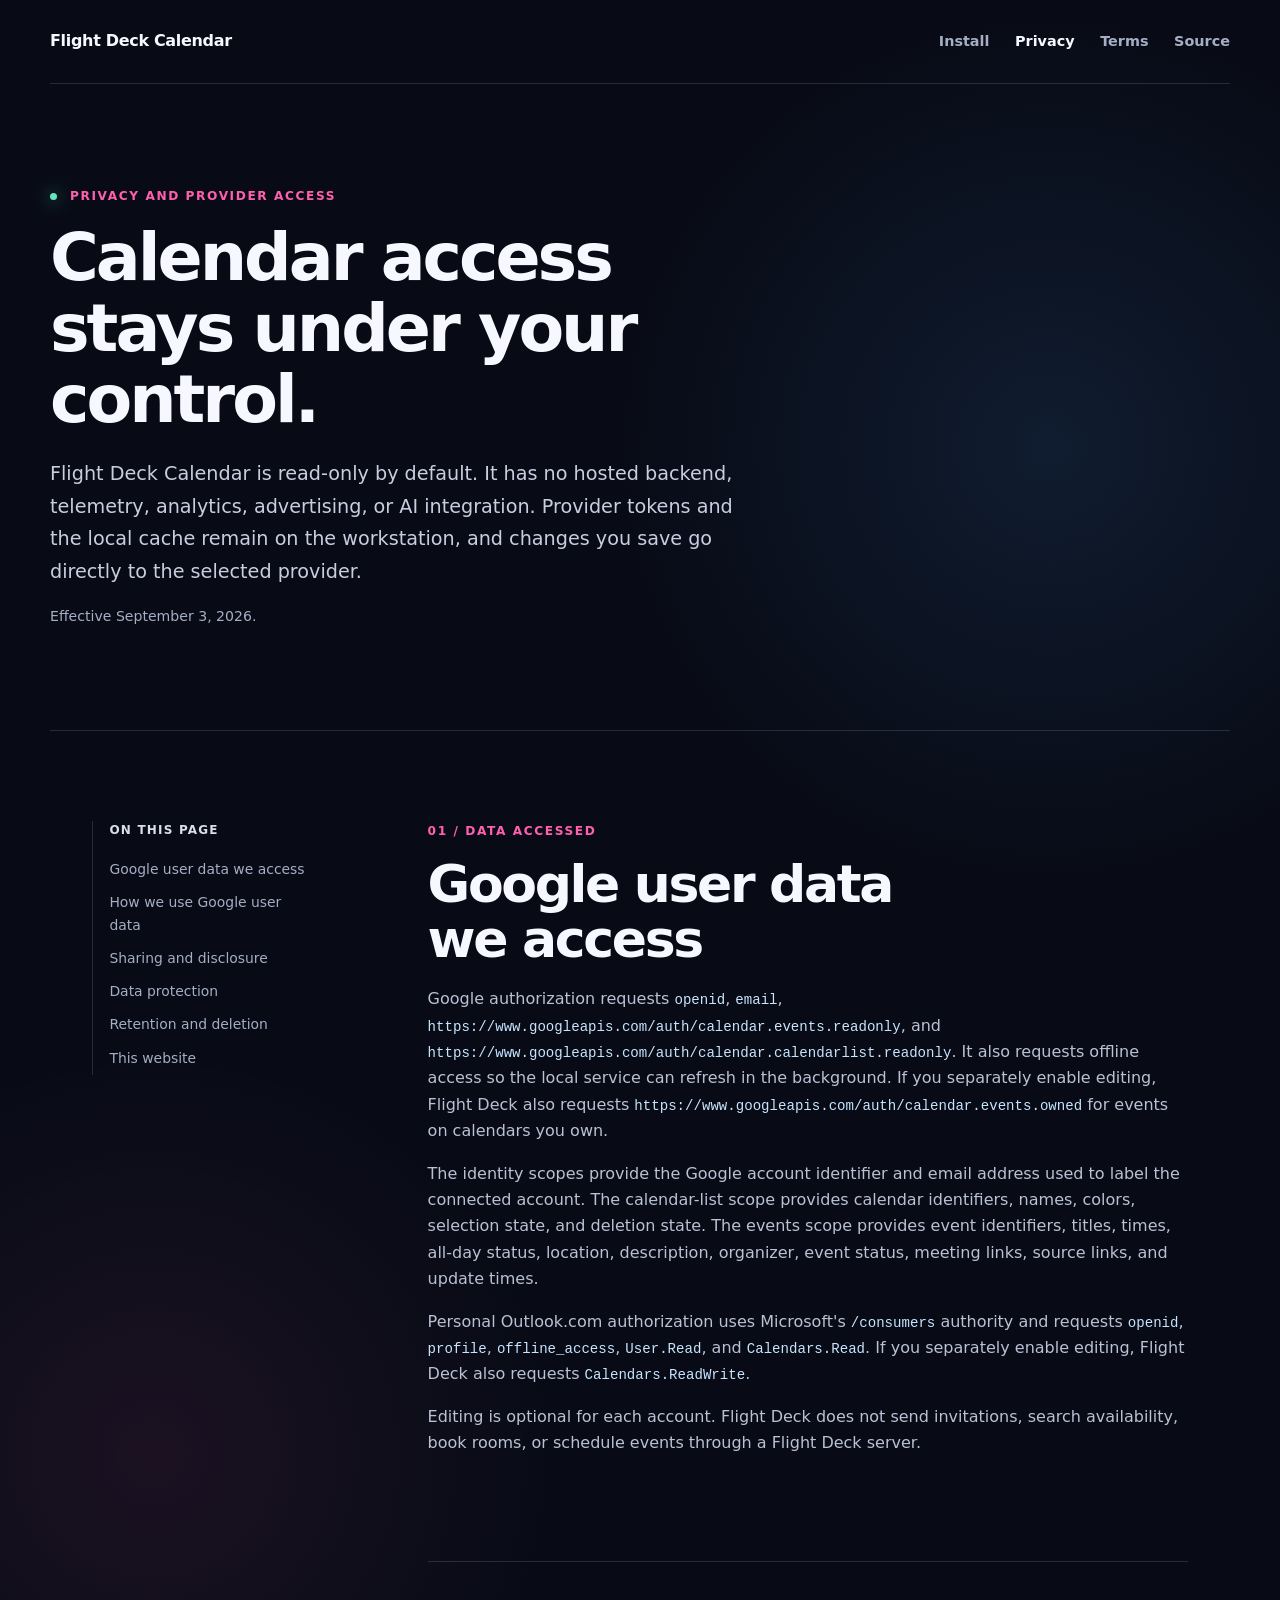
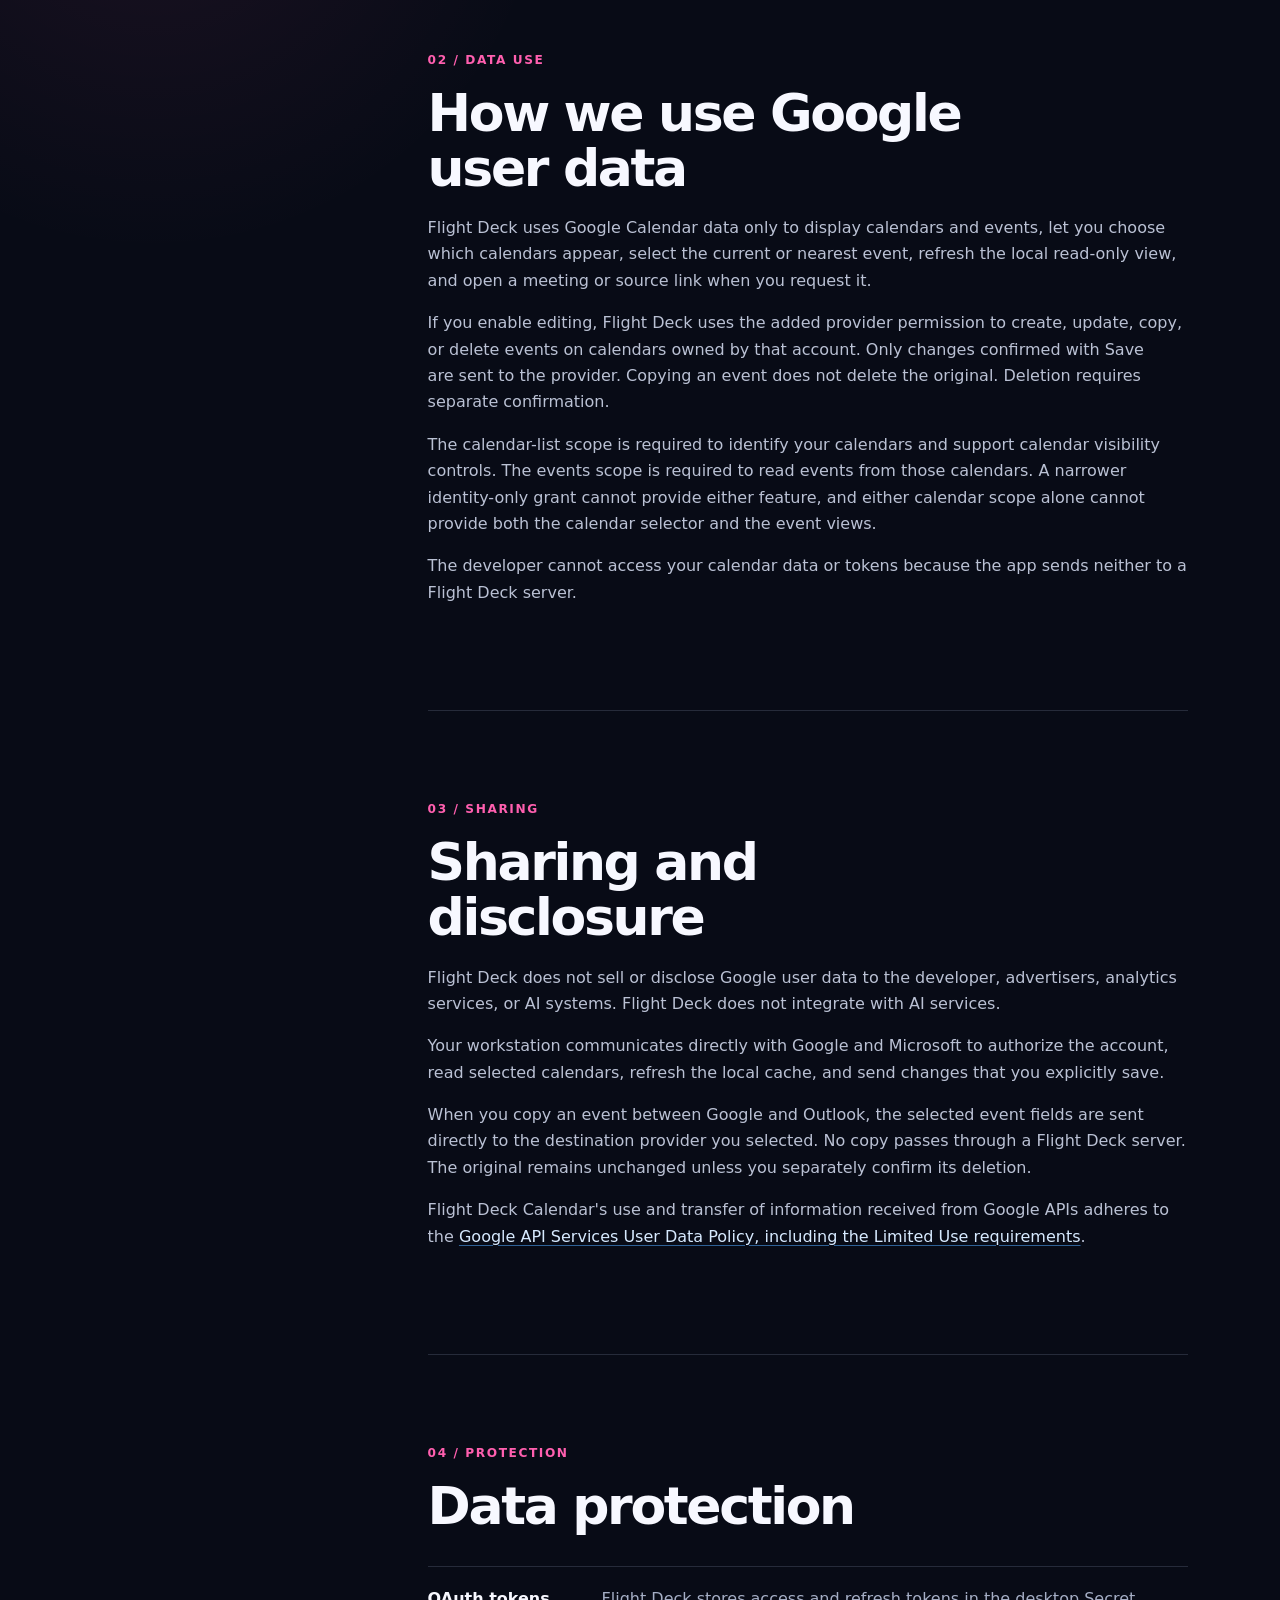
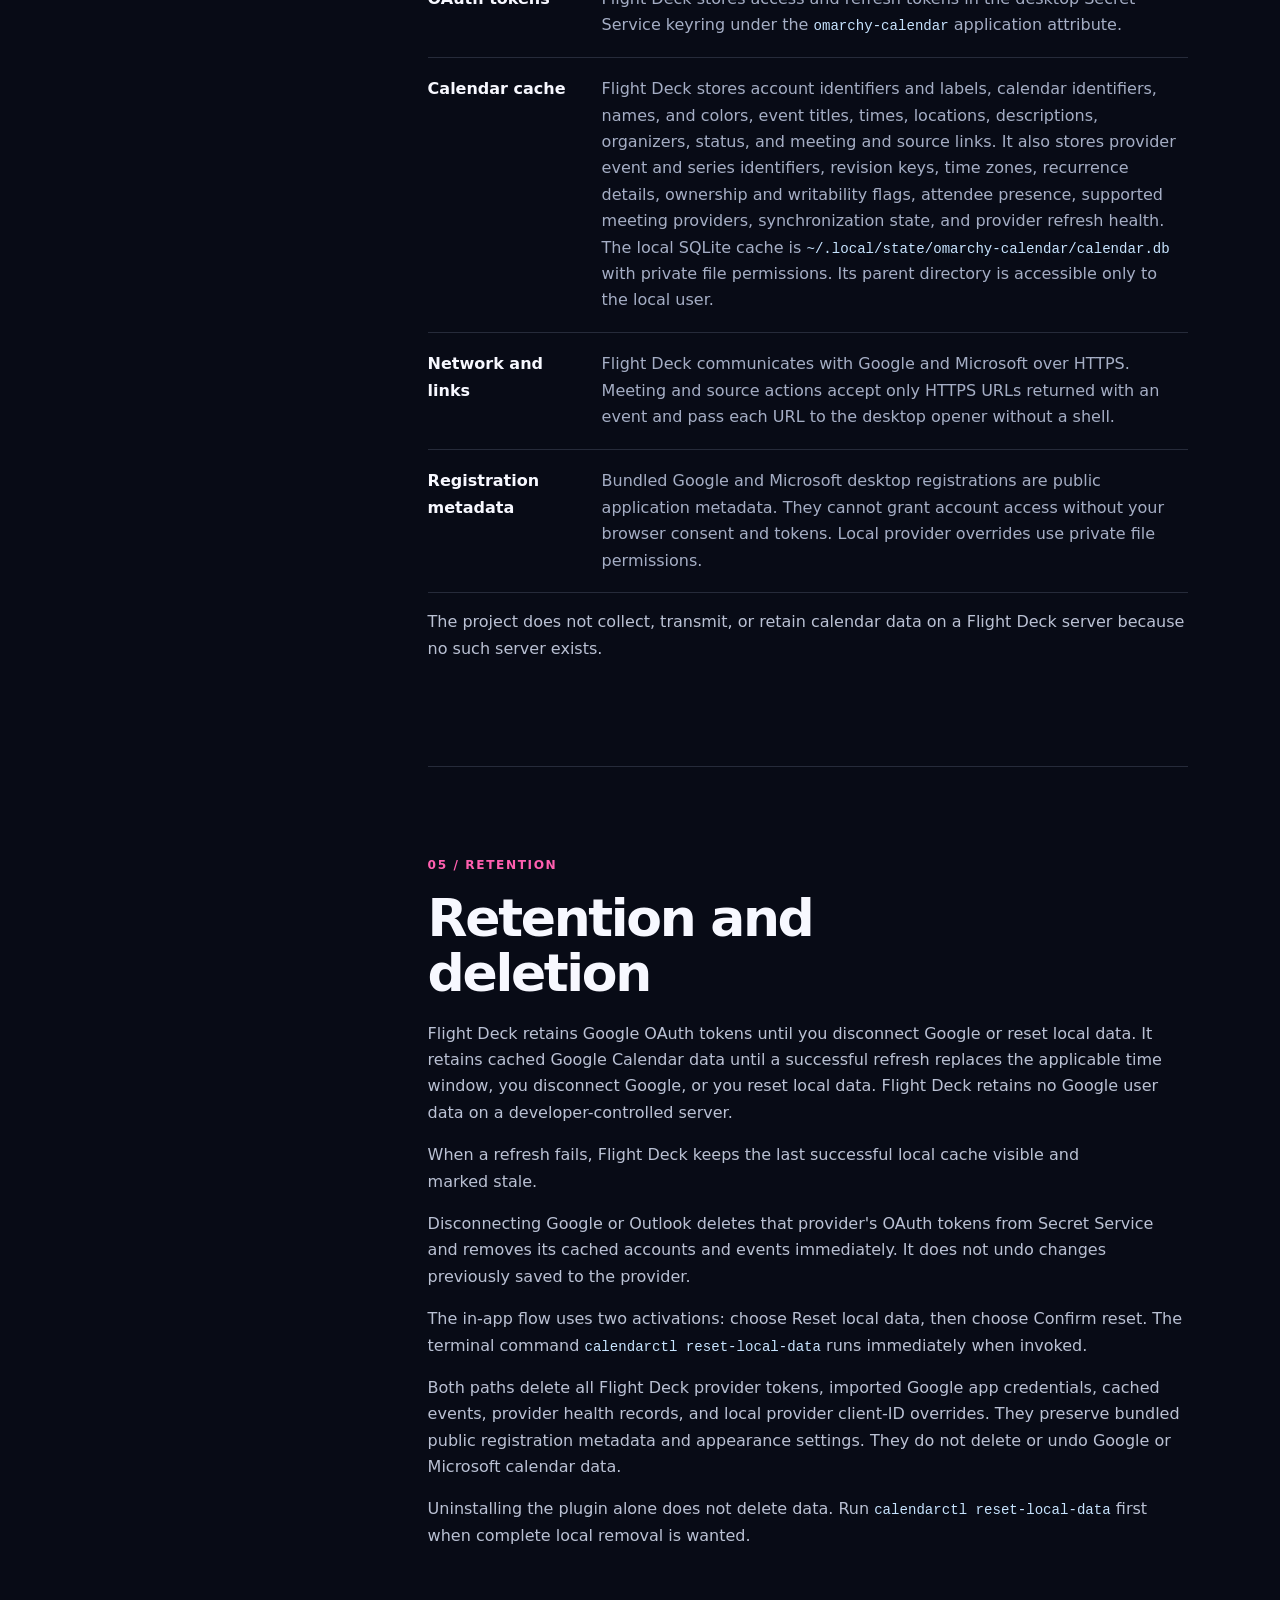
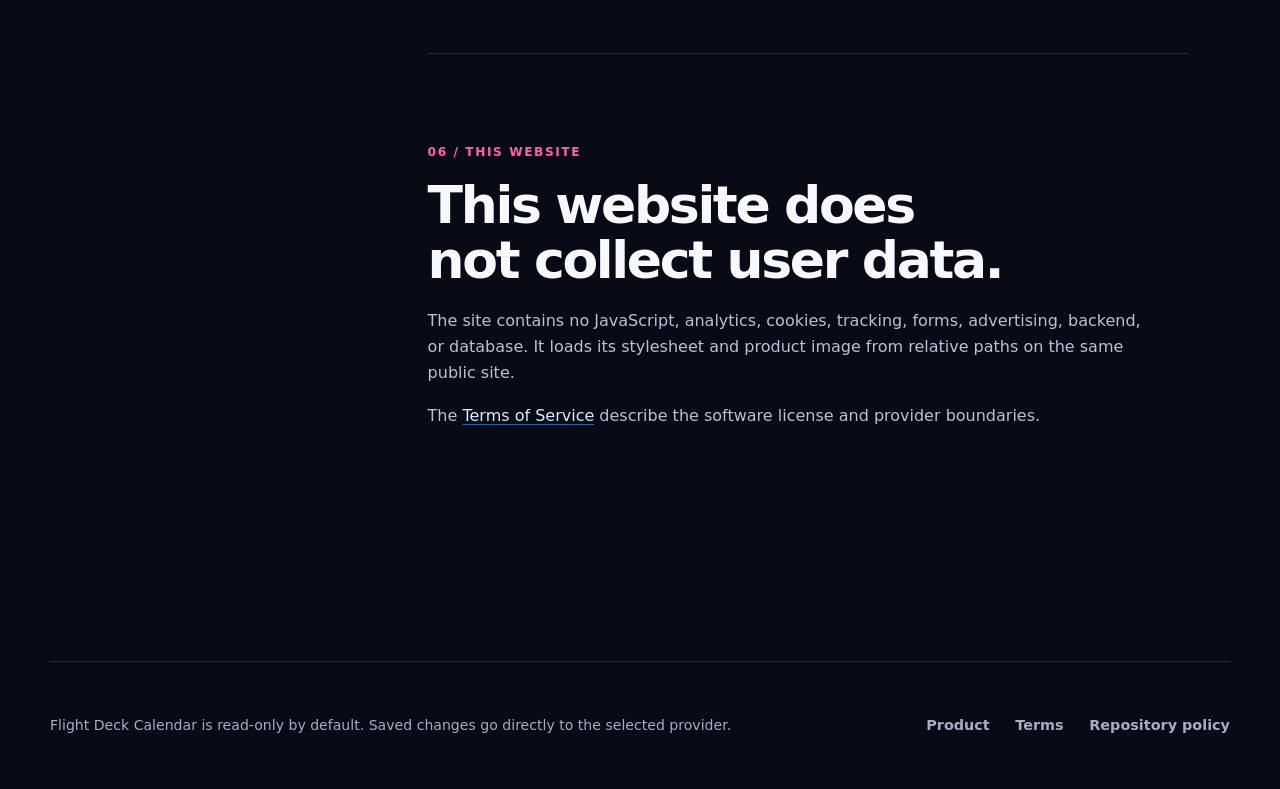
<file: site/privacy/index.html>
<!doctype html>
<!-- SPDX-License-Identifier: GPL-3.0-or-later -->
<html lang="en">
<head>
  <meta charset="utf-8">
  <meta name="viewport" content="width=device-width, initial-scale=1">
  <meta name="description" content="Flight Deck Calendar explains exactly how it accesses, uses, protects, retains, and deletes Google Calendar data.">
  <title>Privacy | Flight Deck Calendar</title>
  <link rel="stylesheet" href="../styles.css">
</head>
<body>
  <a class="skip-link" href="#main">Skip to content</a>

  <header class="site-header">
    <a class="brand" href="../" aria-label="Flight Deck Calendar home"><span>Flight Deck Calendar</span></a>
    <nav aria-label="Primary navigation">
      <a href="../#install">Install</a>
      <a href="./" aria-current="page">Privacy</a>
      <a href="../terms/">Terms</a>
      <a href="https://github.com/joryeugene/omarchy-calendar">Source</a>
    </nav>
  </header>

  <main id="main" class="privacy-main">
    <header class="privacy-hero shell">
      <p class="eyebrow"><span aria-hidden="true"></span> Privacy and provider access</p>
      <h1>Calendar access stays under your control.</h1>
      <p class="lede">Flight Deck Calendar is read-only by default. It has no hosted backend, telemetry, analytics, advertising, or AI integration. Provider tokens and the local cache remain on the workstation, and changes you save go directly to the selected provider.</p>
      <p class="policy-meta">Effective September 3, 2026.</p>
    </header>

    <div class="privacy-layout shell">
      <nav class="privacy-nav" aria-label="Privacy page sections">
        <p>On this page</p>
        <a href="#google-data">Google user data we access</a>
        <a href="#data-use">How we use Google user data</a>
        <a href="#sharing">Sharing and disclosure</a>
        <a href="#protection">Data protection</a>
        <a href="#retention">Retention and deletion</a>
        <a href="#website">This website</a>
      </nav>

      <div class="privacy-content">
        <section id="google-data" aria-labelledby="google-data-title">
          <p class="eyebrow">01 / Data accessed</p>
          <h2 id="google-data-title">Google user data we access</h2>
          <p>Google authorization requests <code>openid</code>, <code>email</code>, <code>https://www.googleapis.com/auth/calendar.events.readonly</code>, and <code>https://www.googleapis.com/auth/calendar.calendarlist.readonly</code>. It also requests offline access so the local service can refresh in the background. If you separately enable editing, Flight Deck also requests <code>https://www.googleapis.com/auth/calendar.events.owned</code> for events on calendars you own.</p>
          <p>The identity scopes provide the Google account identifier and email address used to label the connected account. The calendar-list scope provides calendar identifiers, names, colors, selection state, and deletion state. The events scope provides event identifiers, titles, times, all-day status, location, description, organizer, event status, meeting links, source links, and update times.</p>
          <p>Personal Outlook.com authorization uses Microsoft&apos;s <code>/consumers</code> authority and requests <code>openid</code>, <code>profile</code>, <code>offline_access</code>, <code>User.Read</code>, and <code>Calendars.Read</code>. If you separately enable editing, Flight Deck also requests <code>Calendars.ReadWrite</code>.</p>
          <p>Editing is optional for each account. Flight Deck does not send invitations, search availability, book rooms, or schedule events through a Flight Deck server.</p>
        </section>

        <section id="data-use" aria-labelledby="data-use-title">
          <p class="eyebrow">02 / Data use</p>
          <h2 id="data-use-title">How we use Google user data</h2>
          <p>Flight Deck uses Google Calendar data only to display calendars and events, let you choose which calendars appear, select the current or nearest event, refresh the local read-only view, and open a meeting or source link when you request it.</p>
          <p>If you enable editing, Flight Deck uses the added provider permission to create, update, copy, or delete events on calendars owned by that account. Only changes confirmed with Save are sent to the provider. Copying an event does not delete the original. Deletion requires separate confirmation.</p>
          <p>The calendar-list scope is required to identify your calendars and support calendar visibility controls. The events scope is required to read events from those calendars. A narrower identity-only grant cannot provide either feature, and either calendar scope alone cannot provide both the calendar selector and the event views.</p>
          <p>The developer cannot access your calendar data or tokens because the app sends neither to a Flight Deck server.</p>
        </section>

        <section id="sharing" aria-labelledby="sharing-title">
          <p class="eyebrow">03 / Sharing</p>
          <h2 id="sharing-title">Sharing and disclosure</h2>
          <p>Flight Deck does not sell or disclose Google user data to the developer, advertisers, analytics services, or AI systems. Flight Deck does not integrate with AI services.</p>
          <p>Your workstation communicates directly with Google and Microsoft to authorize the account, read selected calendars, refresh the local cache, and send changes that you explicitly save.</p>
          <p>When you copy an event between Google and Outlook, the selected event fields are sent directly to the destination provider you selected. No copy passes through a Flight Deck server. The original remains unchanged unless you separately confirm its deletion.</p>
          <p>Flight Deck Calendar&apos;s use and transfer of information received from Google APIs adheres to the <a class="inline-link" href="https://developers.google.com/terms/api-services-user-data-policy">Google API Services User Data Policy, including the Limited Use requirements</a>.</p>
        </section>

        <section id="protection" aria-labelledby="protection-title">
          <p class="eyebrow">04 / Protection</p>
          <h2 id="protection-title">Data protection</h2>
          <dl class="fact-list">
            <div><dt>OAuth tokens</dt><dd>Flight Deck stores access and refresh tokens in the desktop Secret Service keyring under the <code>omarchy-calendar</code> application attribute.</dd></div>
            <div><dt>Calendar cache</dt><dd>Flight Deck stores account identifiers and labels, calendar identifiers, names, and colors, event titles, times, locations, descriptions, organizers, status, and meeting and source links. It also stores provider event and series identifiers, revision keys, time zones, recurrence details, ownership and writability flags, attendee presence, supported meeting providers, synchronization state, and provider refresh health. The local SQLite cache is <code>~/.local/state/omarchy-calendar/calendar.db</code> with private file permissions. Its parent directory is accessible only to the local user.</dd></div>
            <div><dt>Network and links</dt><dd>Flight Deck communicates with Google and Microsoft over HTTPS. Meeting and source actions accept only HTTPS URLs returned with an event and pass each URL to the desktop opener without a shell.</dd></div>
            <div><dt>Registration metadata</dt><dd>Bundled Google and Microsoft desktop registrations are public application metadata. They cannot grant account access without your browser consent and tokens. Local provider overrides use private file permissions.</dd></div>
          </dl>
          <p>The project does not collect, transmit, or retain calendar data on a Flight Deck server because no such server exists.</p>
        </section>

        <section id="retention" aria-labelledby="retention-title">
          <p class="eyebrow">05 / Retention</p>
          <h2 id="retention-title">Retention and deletion</h2>
          <p>Flight Deck retains Google OAuth tokens until you disconnect Google or reset local data. It retains cached Google Calendar data until a successful refresh replaces the applicable time window, you disconnect Google, or you reset local data. Flight Deck retains no Google user data on a developer-controlled server.</p>
          <p>When a refresh fails, Flight Deck keeps the last successful local cache visible and marked stale.</p>
          <p>Disconnecting Google or Outlook deletes that provider&apos;s OAuth tokens from Secret Service and removes its cached accounts and events immediately. It does not undo changes previously saved to the provider.</p>
          <p>The in-app flow uses two activations: choose Reset local data, then choose Confirm reset. The terminal command <code>calendarctl reset-local-data</code> runs immediately when invoked.</p>
          <p>Both paths delete all Flight Deck provider tokens, imported Google app credentials, cached events, provider health records, and local provider client-ID overrides. They preserve bundled public registration metadata and appearance settings. They do not delete or undo Google or Microsoft calendar data.</p>
          <p>Uninstalling the plugin alone does not delete data. Run <code>calendarctl reset-local-data</code> first when complete local removal is wanted.</p>
        </section>

        <section id="website" aria-labelledby="website-title">
          <p class="eyebrow">06 / This website</p>
          <h2 id="website-title">This website does not collect user data.</h2>
          <p>The site contains no JavaScript, analytics, cookies, tracking, forms, advertising, backend, or database. It loads its stylesheet and product image from relative paths on the same public site.</p>
          <p>The <a class="inline-link" href="../terms/">Terms of Service</a> describe the software license and provider boundaries.</p>
        </section>
      </div>
    </div>
  </main>

  <footer class="site-footer shell">
    <p>Flight Deck Calendar is read-only by default. Saved changes go directly to the selected provider.</p>
    <div>
      <a href="../">Product</a>
      <a href="../terms/">Terms</a>
      <a href="https://github.com/joryeugene/omarchy-calendar/blob/main/PRIVACY.md">Repository policy</a>
    </div>
  </footer>
</body>
</html>
</file>
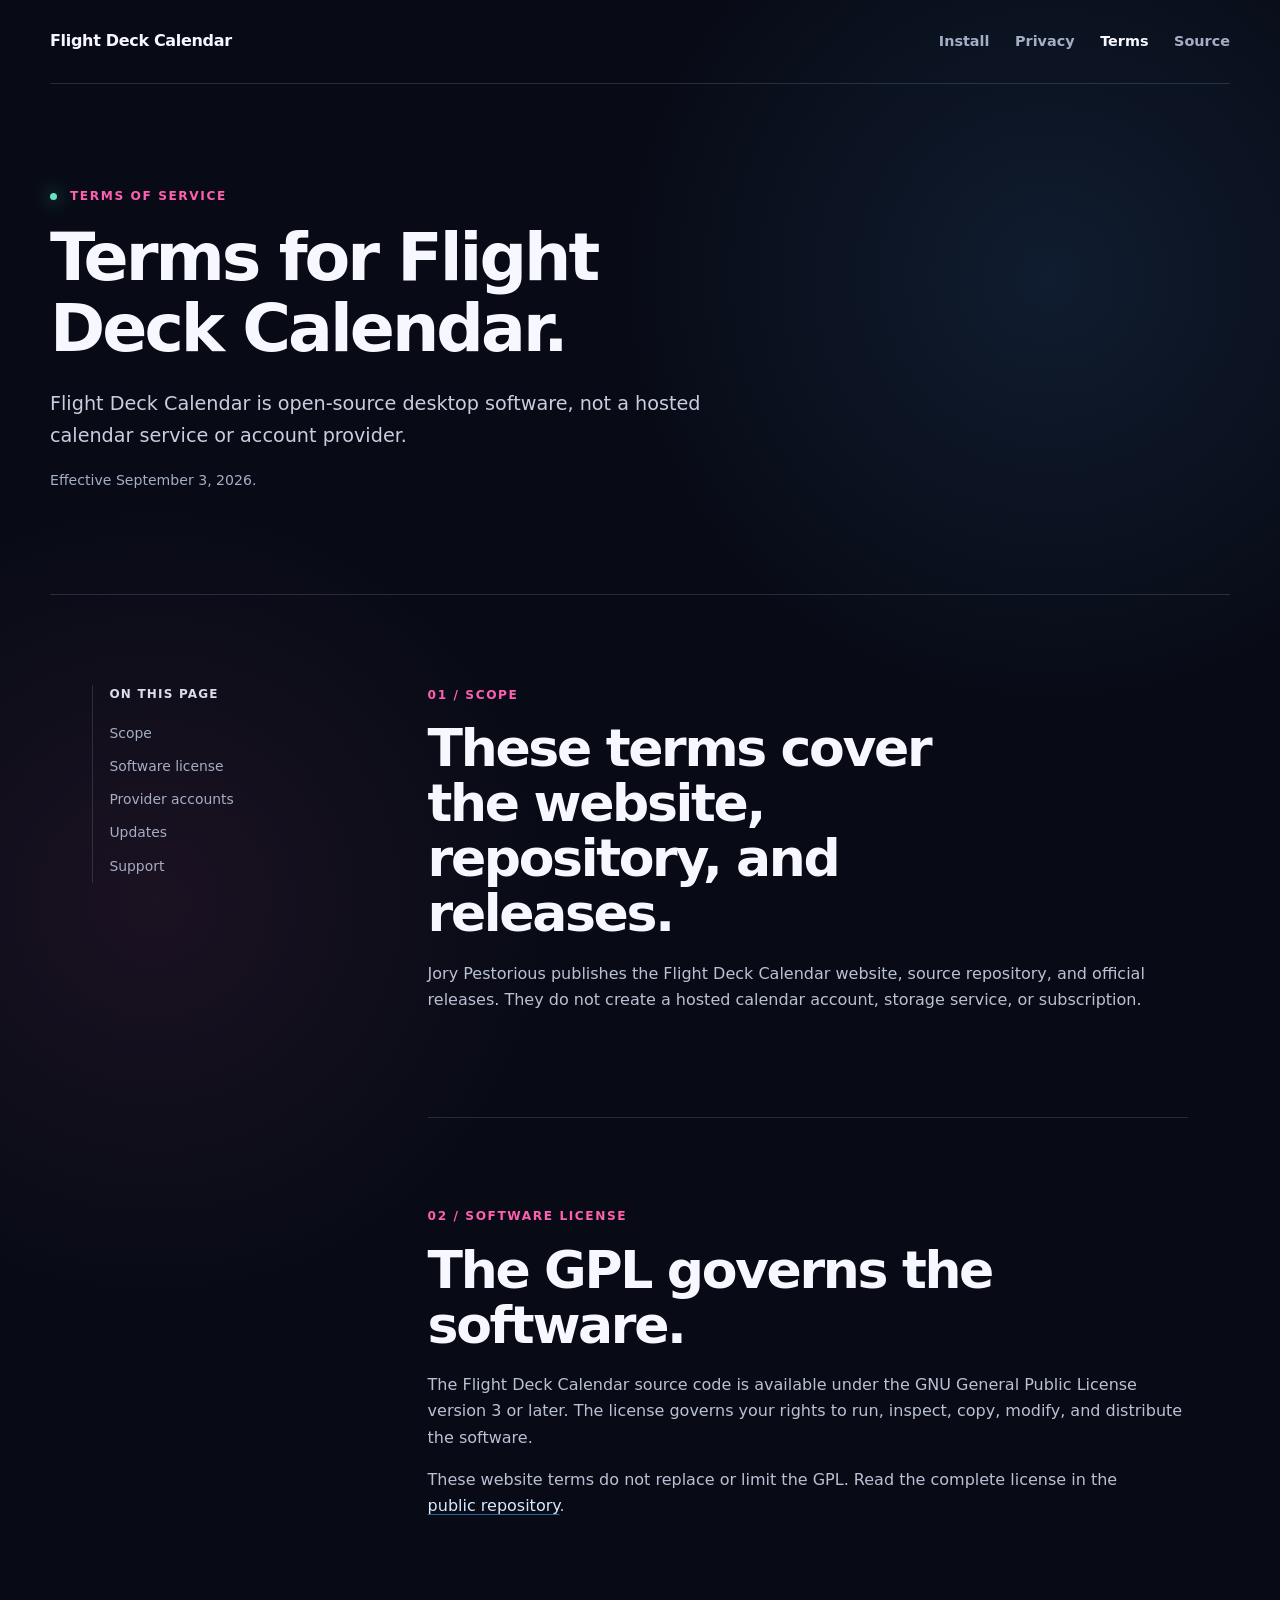
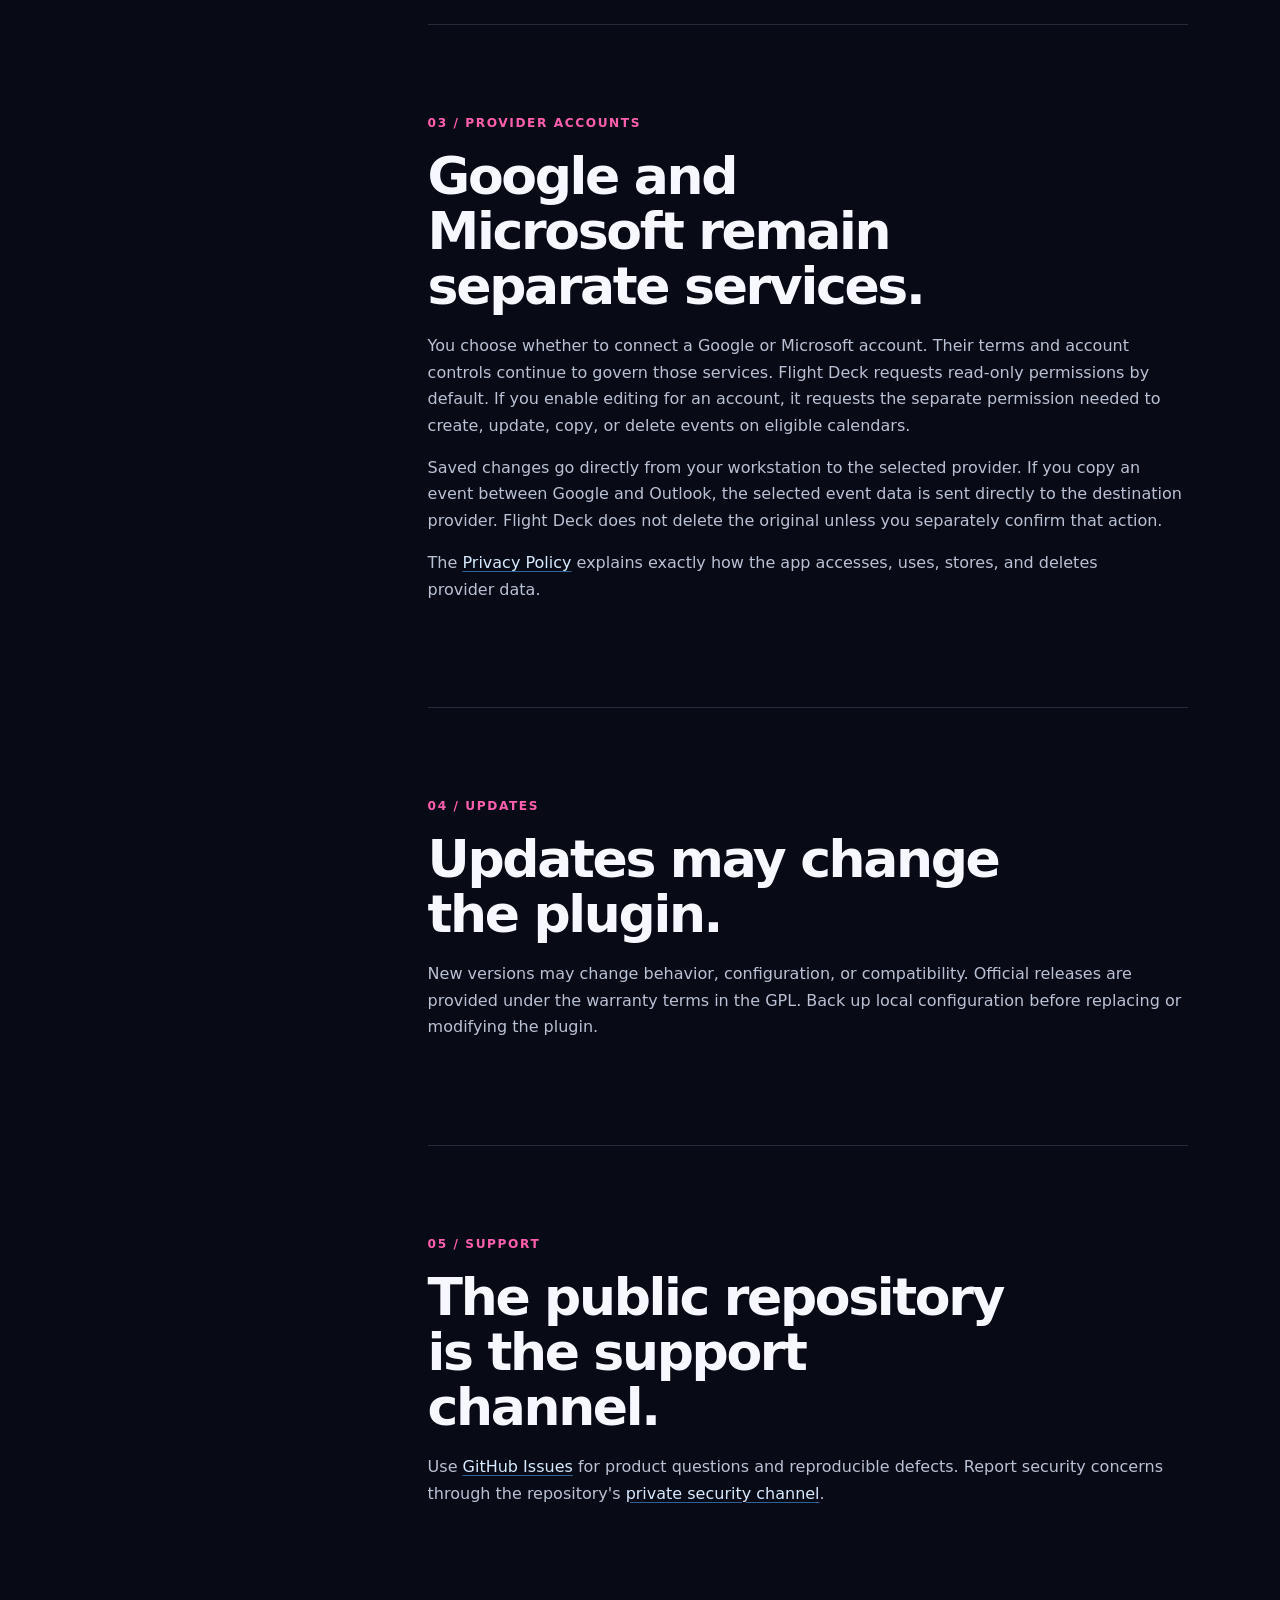
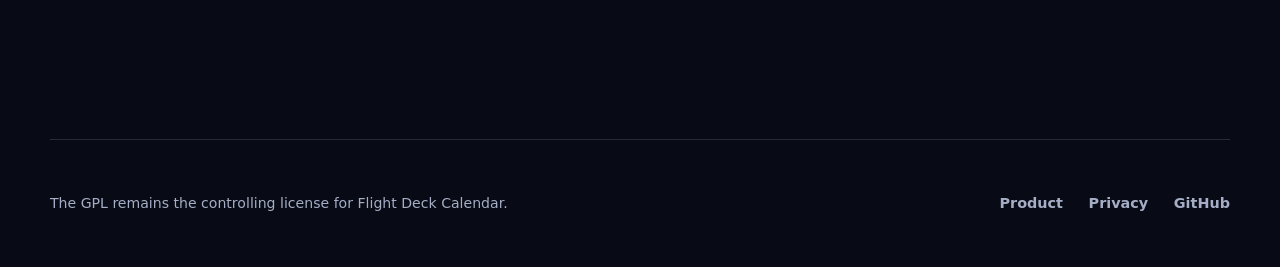
<file: site/terms/index.html>
<!doctype html>
<!-- SPDX-License-Identifier: GPL-3.0-or-later -->
<html lang="en">
<head>
  <meta charset="utf-8">
  <meta name="viewport" content="width=device-width, initial-scale=1">
  <meta name="description" content="Terms for the Flight Deck Calendar website and official open-source releases.">
  <title>Terms | Flight Deck Calendar</title>
  <link rel="stylesheet" href="../styles.css">
</head>
<body>
  <a class="skip-link" href="#main">Skip to content</a>

  <header class="site-header">
    <a class="brand" href="../" aria-label="Flight Deck Calendar home">
      <span>Flight Deck Calendar</span>
    </a>
    <nav aria-label="Primary navigation">
      <a href="../#install">Install</a>
      <a href="../privacy/">Privacy</a>
      <a href="./" aria-current="page">Terms</a>
      <a href="https://github.com/joryeugene/omarchy-calendar">Source</a>
    </nav>
  </header>

  <main id="main" class="privacy-main">
    <header class="privacy-hero shell">
      <p class="eyebrow"><span aria-hidden="true"></span> Terms of Service</p>
      <h1>Terms for Flight Deck Calendar.</h1>
      <p class="lede">Flight Deck Calendar is open-source desktop software, not a hosted calendar service or account provider.</p>
      <p class="policy-meta">Effective September 3, 2026.</p>
    </header>

    <div class="privacy-layout shell">
      <nav class="privacy-nav" aria-label="Terms page sections">
        <p>On this page</p>
        <a href="#scope">Scope</a>
        <a href="#license">Software license</a>
        <a href="#providers">Provider accounts</a>
        <a href="#updates">Updates</a>
        <a href="#support">Support</a>
      </nav>

      <div class="privacy-content">
        <section id="scope" aria-labelledby="scope-title">
          <p class="eyebrow">01 / Scope</p>
          <h2 id="scope-title">These terms cover the website, repository, and releases.</h2>
          <p>Jory Pestorious publishes the Flight Deck Calendar website, source repository, and official releases. They do not create a hosted calendar account, storage service, or subscription.</p>
        </section>

        <section id="license" aria-labelledby="license-title">
          <p class="eyebrow">02 / Software license</p>
          <h2 id="license-title">The GPL governs the software.</h2>
          <p>The Flight Deck Calendar source code is available under the GNU General Public License version 3 or later. The license governs your rights to run, inspect, copy, modify, and distribute the software.</p>
          <p>These website terms do not replace or limit the GPL. Read the complete license in the <a class="inline-link" href="https://github.com/joryeugene/omarchy-calendar/blob/main/LICENSE">public repository</a>.</p>
        </section>

        <section id="providers" aria-labelledby="providers-title">
          <p class="eyebrow">03 / Provider accounts</p>
          <h2 id="providers-title">Google and Microsoft remain separate services.</h2>
          <p>You choose whether to connect a Google or Microsoft account. Their terms and account controls continue to govern those services. Flight Deck requests read-only permissions by default. If you enable editing for an account, it requests the separate permission needed to create, update, copy, or delete events on eligible calendars.</p>
          <p>Saved changes go directly from your workstation to the selected provider. If you copy an event between Google and Outlook, the selected event data is sent directly to the destination provider. Flight Deck does not delete the original unless you separately confirm that action.</p>
          <p>The <a class="inline-link" href="../privacy/">Privacy Policy</a> explains exactly how the app accesses, uses, stores, and deletes provider data.</p>
        </section>

        <section id="updates" aria-labelledby="updates-title">
          <p class="eyebrow">04 / Updates</p>
          <h2 id="updates-title">Updates may change the plugin.</h2>
          <p>New versions may change behavior, configuration, or compatibility. Official releases are provided under the warranty terms in the GPL. Back up local configuration before replacing or modifying the plugin.</p>
        </section>

        <section id="support" aria-labelledby="support-title">
          <p class="eyebrow">05 / Support</p>
          <h2 id="support-title">The public repository is the support channel.</h2>
          <p>Use <a class="inline-link" href="https://github.com/joryeugene/omarchy-calendar/issues">GitHub Issues</a> for product questions and reproducible defects. Report security concerns through the repository&apos;s <a class="inline-link" href="https://github.com/joryeugene/omarchy-calendar/security">private security channel</a>.</p>
        </section>
      </div>
    </div>
  </main>

  <footer class="site-footer shell">
    <p>The GPL remains the controlling license for Flight Deck Calendar.</p>
    <div>
      <a href="../">Product</a>
      <a href="../privacy/">Privacy</a>
      <a href="https://github.com/joryeugene/omarchy-calendar">GitHub</a>
    </div>
  </footer>
</body>
</html>
</file>
<file: site/styles.css>
/* SPDX-License-Identifier: GPL-3.0-or-later */
:root {
  color-scheme: dark;
  --bg: #080b16;
  --text: #f7f8ff;
  --muted: #a5aec5;
  --line: rgba(185, 200, 235, 0.17);
  --pink: #ff5faf;
  --blue: #4ea8ff;
  --yellow: #f6cb5b;
  --green: #64e5bd;
  --shadow: 0 32px 90px rgba(0, 0, 0, 0.42);
  --radius: 22px;
  font-family: Inter, ui-sans-serif, system-ui, -apple-system, BlinkMacSystemFont, "Segoe UI", sans-serif;
  font-synthesis: none;
}

* {
  box-sizing: border-box;
}

html {
  scroll-behavior: smooth;
}

body {
  min-width: 280px;
  margin: 0;
  color: var(--text);
  background:
    radial-gradient(circle at 82% 8%, rgba(78, 168, 255, 0.11), transparent 27rem),
    radial-gradient(circle at 12% 26%, rgba(255, 95, 175, 0.08), transparent 25rem),
    var(--bg);
  font-size: 16px;
  line-height: 1.65;
}

a {
  color: inherit;
  text-decoration: none;
}

a:focus-visible {
  outline: 3px solid var(--yellow);
  outline-offset: 4px;
}

img {
  display: block;
  max-width: 100%;
}

.skip-link {
  position: fixed;
  z-index: 20;
  top: 1rem;
  left: 1rem;
  padding: 0.65rem 0.9rem;
  border-radius: 8px;
  color: #080b16;
  background: var(--yellow);
  font-weight: 800;
  transform: translateY(-180%);
}

.skip-link:focus {
  transform: translateY(0);
}

.shell,
.site-header {
  width: min(1180px, calc(100% - 3rem));
  margin-inline: auto;
}

.site-header {
  display: flex;
  align-items: center;
  justify-content: space-between;
  min-height: 84px;
  border-bottom: 1px solid var(--line);
}

.brand {
  font-weight: 760;
  letter-spacing: -0.02em;
}

.site-header nav,
.site-footer div {
  display: flex;
  align-items: center;
  gap: 1.6rem;
}

.site-header nav a,
.site-footer a {
  color: var(--muted);
  font-size: 0.9rem;
  font-weight: 650;
}

.site-header nav a:hover,
.site-header nav a[aria-current="page"],
.site-footer a:hover {
  color: var(--text);
}

.hero {
  padding-block: clamp(4.5rem, 8vw, 7.5rem);
}

.hero-copy {
  max-width: 880px;
  margin-bottom: clamp(2.5rem, 5vw, 4.5rem);
}

.release-label {
  margin: 0 0 1rem;
  color: var(--muted);
  font-family: ui-monospace, SFMono-Regular, Menlo, Monaco, Consolas, monospace;
  font-size: 0.78rem;
  font-weight: 700;
}

.eyebrow {
  margin: 0 0 1rem;
  color: var(--pink);
  font-size: 0.76rem;
  font-weight: 850;
  letter-spacing: 0.13em;
  text-transform: uppercase;
}

.eyebrow span {
  display: inline-block;
  width: 7px;
  height: 7px;
  margin-right: 0.45rem;
  border-radius: 50%;
  background: var(--green);
  box-shadow: 0 0 18px rgba(100, 229, 189, 0.8);
}

h1,
h2,
h3,
p {
  text-wrap: pretty;
}

h1,
h2,
h3 {
  margin-top: 0;
  line-height: 1.06;
  letter-spacing: -0.045em;
}

h1 {
  max-width: 17ch;
  margin-bottom: 1.5rem;
  font-size: clamp(3rem, 5.2vw, 5.2rem);
}

h2 {
  margin-bottom: 1.2rem;
  font-size: clamp(2rem, 3.6vw, 3.5rem);
}

h3 {
  margin-bottom: 0.9rem;
  font-size: 1.35rem;
  letter-spacing: -0.025em;
}

.lede {
  max-width: 59ch;
  margin: 0;
  color: #c8cee0;
  font-size: clamp(1.06rem, 1.5vw, 1.24rem);
  line-height: 1.7;
}

.hero-actions {
  display: flex;
  flex-wrap: wrap;
  gap: 0.8rem;
  margin-top: 2rem;
}

.button {
  display: inline-flex;
  min-height: 48px;
  align-items: center;
  justify-content: center;
  padding: 0.72rem 1.05rem;
  border: 1px solid var(--line);
  border-radius: 10px;
  font-weight: 790;
}

.button-primary {
  border-color: var(--pink);
  color: #160814;
  background: var(--pink);
}

.button-primary:hover {
  background: #ff86c2;
}

.button-secondary {
  background: rgba(255, 255, 255, 0.025);
}

.button-secondary:hover {
  border-color: rgba(185, 200, 235, 0.42);
  background: rgba(255, 255, 255, 0.055);
}

.product-frame {
  min-width: 0;
  margin: 0;
  overflow: hidden;
  border: 1px solid rgba(185, 200, 235, 0.22);
  border-radius: var(--radius);
  background: #0b0e1d;
  box-shadow: var(--shadow);
}

.hero-product {
  padding: clamp(0.35rem, 0.7vw, 0.55rem);
  border-color: rgba(185, 200, 235, 0.28);
  background: linear-gradient(145deg, rgba(31, 38, 66, 0.82), rgba(10, 13, 26, 0.96));
}

.product-frame img {
  width: 100%;
  height: auto;
  border-radius: calc(var(--radius) - 6px);
}

.section {
  padding-block: clamp(4.5rem, 8vw, 8rem);
  border-top: 1px solid var(--line);
}

.workflow {
  display: grid;
  grid-template-columns: minmax(280px, 0.65fr) minmax(0, 1.35fr);
  gap: clamp(2rem, 6vw, 5rem);
  align-items: center;
}

.workflow-copy > p:not(.eyebrow) {
  color: var(--muted);
}

.workflow-product {
  padding: clamp(0.3rem, 0.6vw, 0.5rem);
}

.install-copy > p {
  color: var(--muted);
}

.product-spec {
  display: grid;
  grid-template-columns: repeat(4, minmax(0, 1fr));
  margin: 1.5rem 0 0;
  padding: 0;
  border-block: 1px solid var(--line);
}

.spec-item {
  min-width: 0;
  padding: 1.25rem clamp(1rem, 2vw, 1.5rem);
}

.spec-item + .spec-item {
  border-left: 1px solid var(--line);
}

.spec-item dt {
  margin-bottom: 0.25rem;
  color: var(--muted);
  font-size: 0.7rem;
  font-weight: 800;
  letter-spacing: 0.08em;
  text-transform: uppercase;
}

.spec-item dd {
  margin: 0;
  color: var(--text);
  font-size: 0.9rem;
  font-weight: 650;
  line-height: 1.45;
}

.text-link {
  display: inline-flex;
  gap: 0.55rem;
  align-items: center;
  margin-top: 0.75rem;
  color: var(--pink);
  font-weight: 780;
}

.text-link span {
  transition: transform 150ms ease;
}

.text-link:hover span {
  transform: translateX(4px);
}

.install {
  display: grid;
  grid-template-columns: minmax(0, 1fr) minmax(340px, 0.9fr);
  gap: clamp(2rem, 7vw, 6rem);
  align-items: start;
}

.install-copy h2 {
  max-width: 12ch;
}

pre {
  max-width: 100%;
  margin: 2rem 0 0;
  overflow-x: auto;
  border: 1px solid rgba(78, 168, 255, 0.28);
  border-radius: 12px;
  background: #070a13;
}

pre code {
  display: block;
  width: max-content;
  min-width: 100%;
  padding: 1.1rem 1.2rem;
  color: #c7e4ff;
  font-size: 0.84rem;
}

code {
  overflow-wrap: anywhere;
  color: #c7e4ff;
  font-family: "SFMono-Regular", Consolas, "Liberation Mono", monospace;
  font-size: 0.88em;
}

.preview-notice {
  padding: clamp(1.5rem, 4vw, 2.4rem);
  border: 1px solid rgba(246, 203, 91, 0.34);
  border-radius: 18px;
  background: rgba(246, 203, 91, 0.055);
}

.notice-label {
  margin: 0 0 1rem;
  color: var(--yellow);
  font-size: 0.74rem;
  font-weight: 850;
  letter-spacing: 0.11em;
  text-transform: uppercase;
}

.preview-notice > p:not(.notice-label) {
  color: #bac1d4;
}

.site-footer {
  display: flex;
  align-items: center;
  justify-content: space-between;
  min-height: 128px;
  border-top: 1px solid var(--line);
  color: var(--muted);
  font-size: 0.88rem;
}

.site-footer p {
  margin: 0;
}

.privacy-main {
  padding-bottom: clamp(5rem, 10vw, 9rem);
}

.privacy-hero {
  padding-block: clamp(4rem, 8vw, 7rem);
  border-bottom: 1px solid var(--line);
}

.privacy-hero h1 {
  max-width: 15ch;
}

.policy-meta {
  margin: 1rem 0 0;
  color: var(--muted);
  font-size: 0.88rem;
}

.privacy-layout {
  display: grid;
  grid-template-columns: 220px minmax(0, 760px);
  gap: clamp(3rem, 9vw, 8rem);
  justify-content: center;
  padding-top: clamp(4rem, 7vw, 6rem);
}

.privacy-nav {
  position: sticky;
  top: 2rem;
  align-self: start;
  padding-left: 1rem;
  border-left: 1px solid var(--line);
}

.privacy-nav p {
  margin: 0 0 0.75rem;
  color: #d9ddec;
  font-size: 0.75rem;
  font-weight: 800;
  letter-spacing: 0.1em;
  text-transform: uppercase;
}

.privacy-nav a {
  display: block;
  padding: 0.32rem 0;
  color: var(--muted);
  font-size: 0.87rem;
}

.privacy-nav a:hover {
  color: var(--pink);
}

.privacy-content section {
  padding: 0 0 clamp(3.5rem, 7vw, 5.5rem);
  scroll-margin-top: 2rem;
}

.privacy-content section + section {
  padding-top: clamp(3.5rem, 7vw, 5.5rem);
  border-top: 1px solid var(--line);
}

.privacy-content h2 {
  max-width: 16ch;
  font-size: clamp(2rem, 4.5vw, 3.25rem);
}

.privacy-content > section > p:not(.eyebrow) {
  color: #bac1d4;
}

.inline-link {
  color: #d7eaff;
  text-decoration: underline;
  text-decoration-color: rgba(78, 168, 255, 0.55);
  text-decoration-thickness: 1px;
  text-underline-offset: 0.2em;
}

.inline-link:hover {
  color: var(--text);
  text-decoration-color: var(--pink);
}

.fact-list {
  margin: 2rem 0 0;
}

.fact-list div {
  display: grid;
  grid-template-columns: 150px minmax(0, 1fr);
  gap: 1.5rem;
  padding: 1.15rem 0;
  border-top: 1px solid var(--line);
}

.fact-list div:last-child {
  border-bottom: 1px solid var(--line);
}

.fact-list dt {
  color: var(--text);
  font-weight: 780;
}

.fact-list dd {
  margin: 0;
  color: var(--muted);
}

@media (max-width: 900px) {
  .hero-copy {
    max-width: 720px;
  }

  .product-spec {
    grid-template-columns: repeat(2, minmax(0, 1fr));
  }

  .spec-item:nth-child(odd) {
    border-left: 0;
  }

  .spec-item:nth-child(n + 3) {
    border-top: 1px solid var(--line);
  }

  .install {
    grid-template-columns: minmax(0, 1fr);
  }

  .workflow {
    grid-template-columns: minmax(0, 1fr);
  }

  .privacy-layout {
    grid-template-columns: 1fr;
  }

  .privacy-nav {
    position: static;
    display: flex;
    flex-wrap: wrap;
    gap: 0.25rem 1rem;
    padding: 0 0 1.25rem;
    border-right: 0;
    border-bottom: 1px solid var(--line);
    border-left: 0;
  }

  .privacy-nav p {
    width: 100%;
  }
}

@media (max-width: 680px) {
  .shell,
  .site-header {
    width: min(100% - 1.5rem, 1180px);
  }

  .site-header {
    align-items: flex-start;
    flex-direction: column;
    gap: 1rem;
    padding-block: 1rem;
  }

  .site-header nav {
    flex-wrap: wrap;
    justify-content: flex-start;
    gap: 0.25rem 0.9rem;
  }

  .site-header nav a {
    font-size: 0.78rem;
  }

  .hero {
    padding-block: 3.5rem 4.5rem;
  }

  h1 {
    font-size: clamp(2.65rem, 13vw, 4rem);
  }

  .hero-actions {
    align-items: stretch;
    flex-direction: column;
  }

  .button {
    width: 100%;
  }

  .section {
    padding-block: 4.5rem;
  }

  .fact-list div {
    grid-template-columns: 1fr;
    gap: 0.35rem;
  }

  .site-footer {
    align-items: flex-start;
    flex-direction: column;
    justify-content: center;
    gap: 1rem;
  }

  .site-footer div {
    gap: 1rem;
  }
}

@media (prefers-reduced-motion: reduce) {
  html {
    scroll-behavior: auto;
  }

  .text-link span {
    transition: none;
  }
}
</file>
